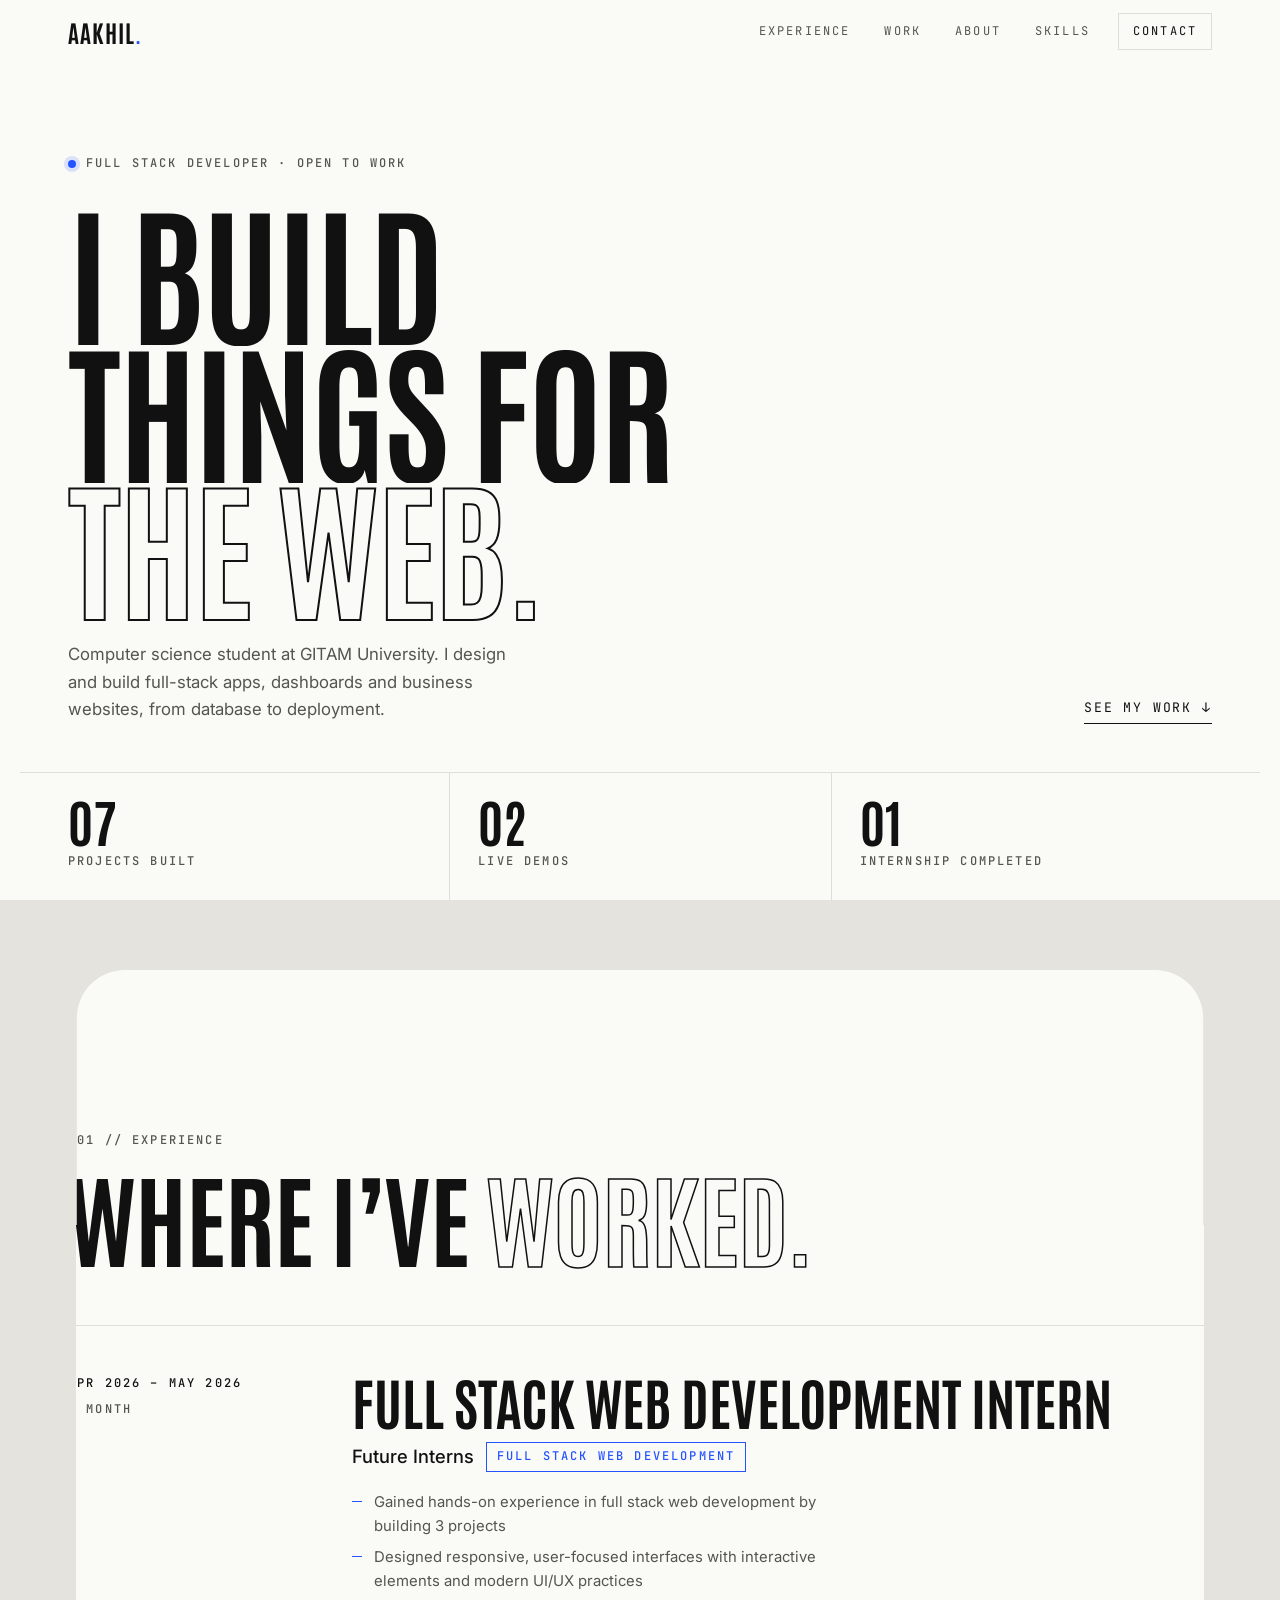
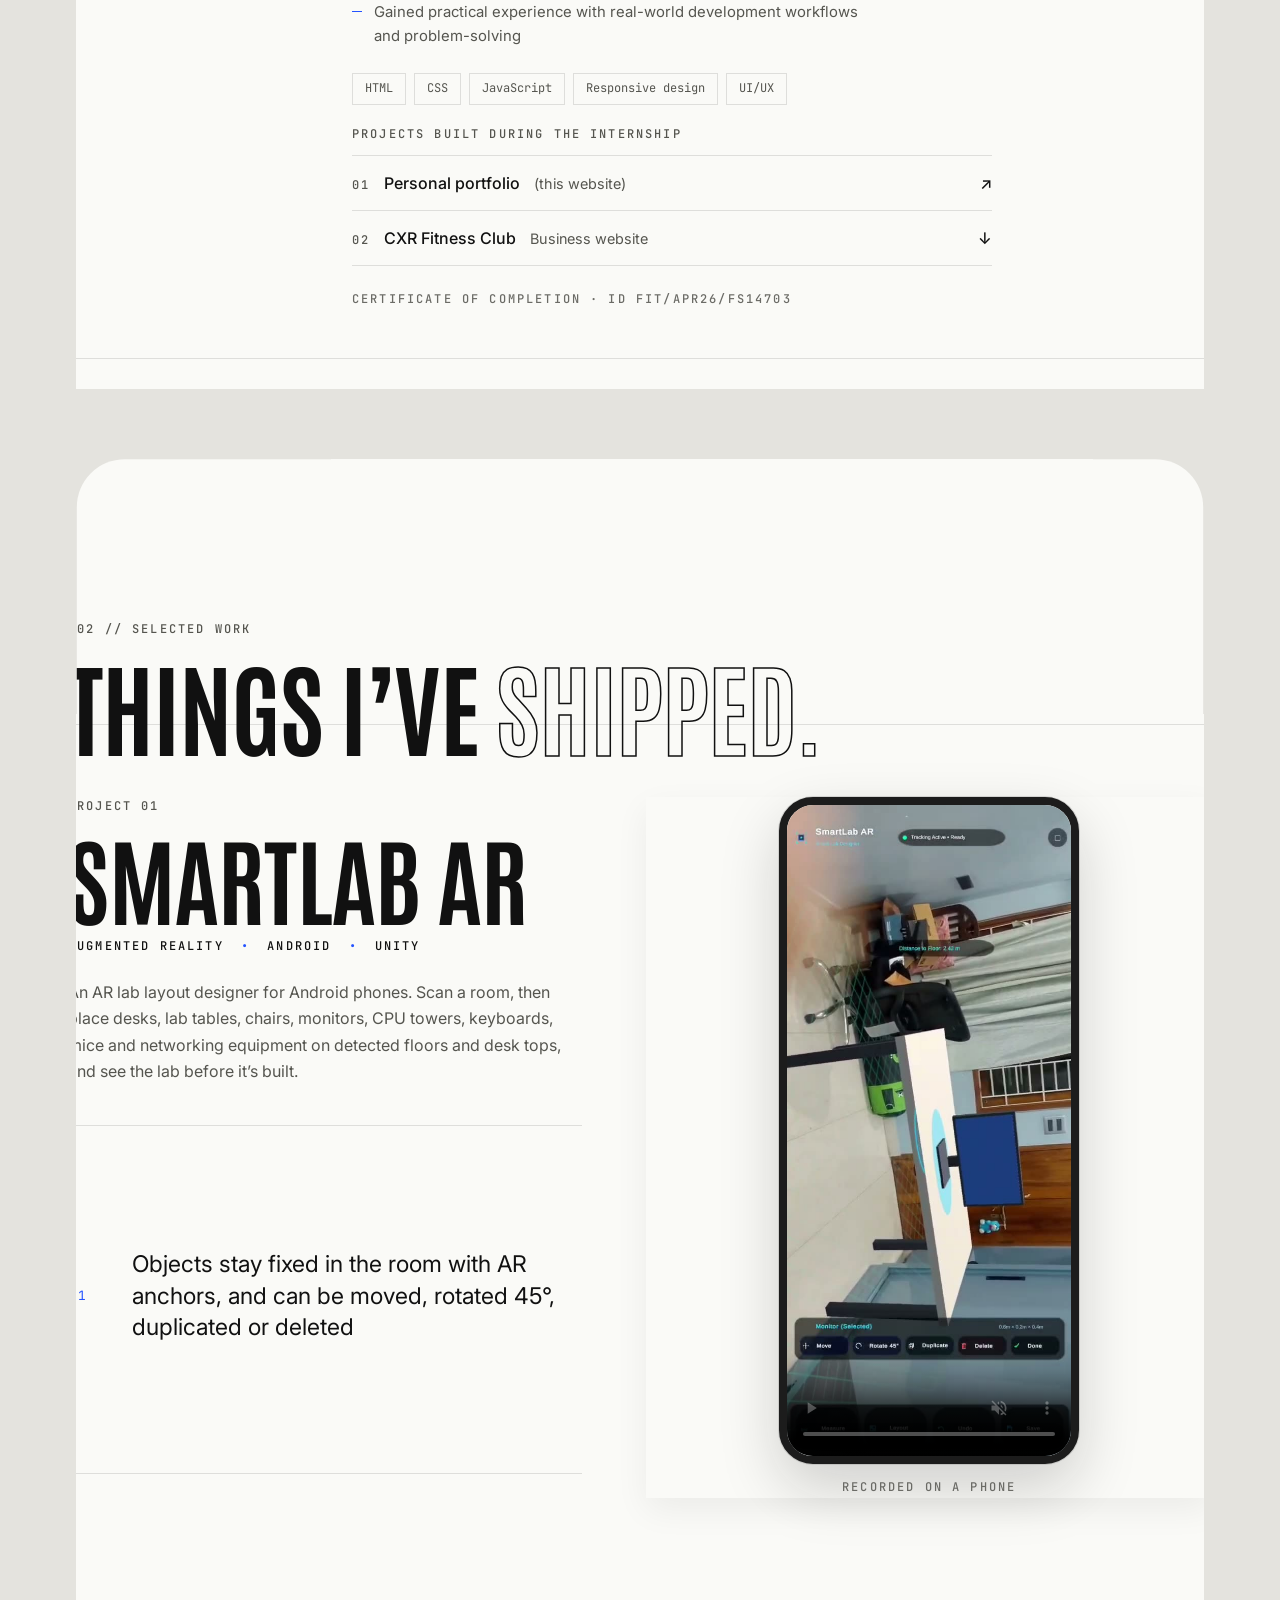
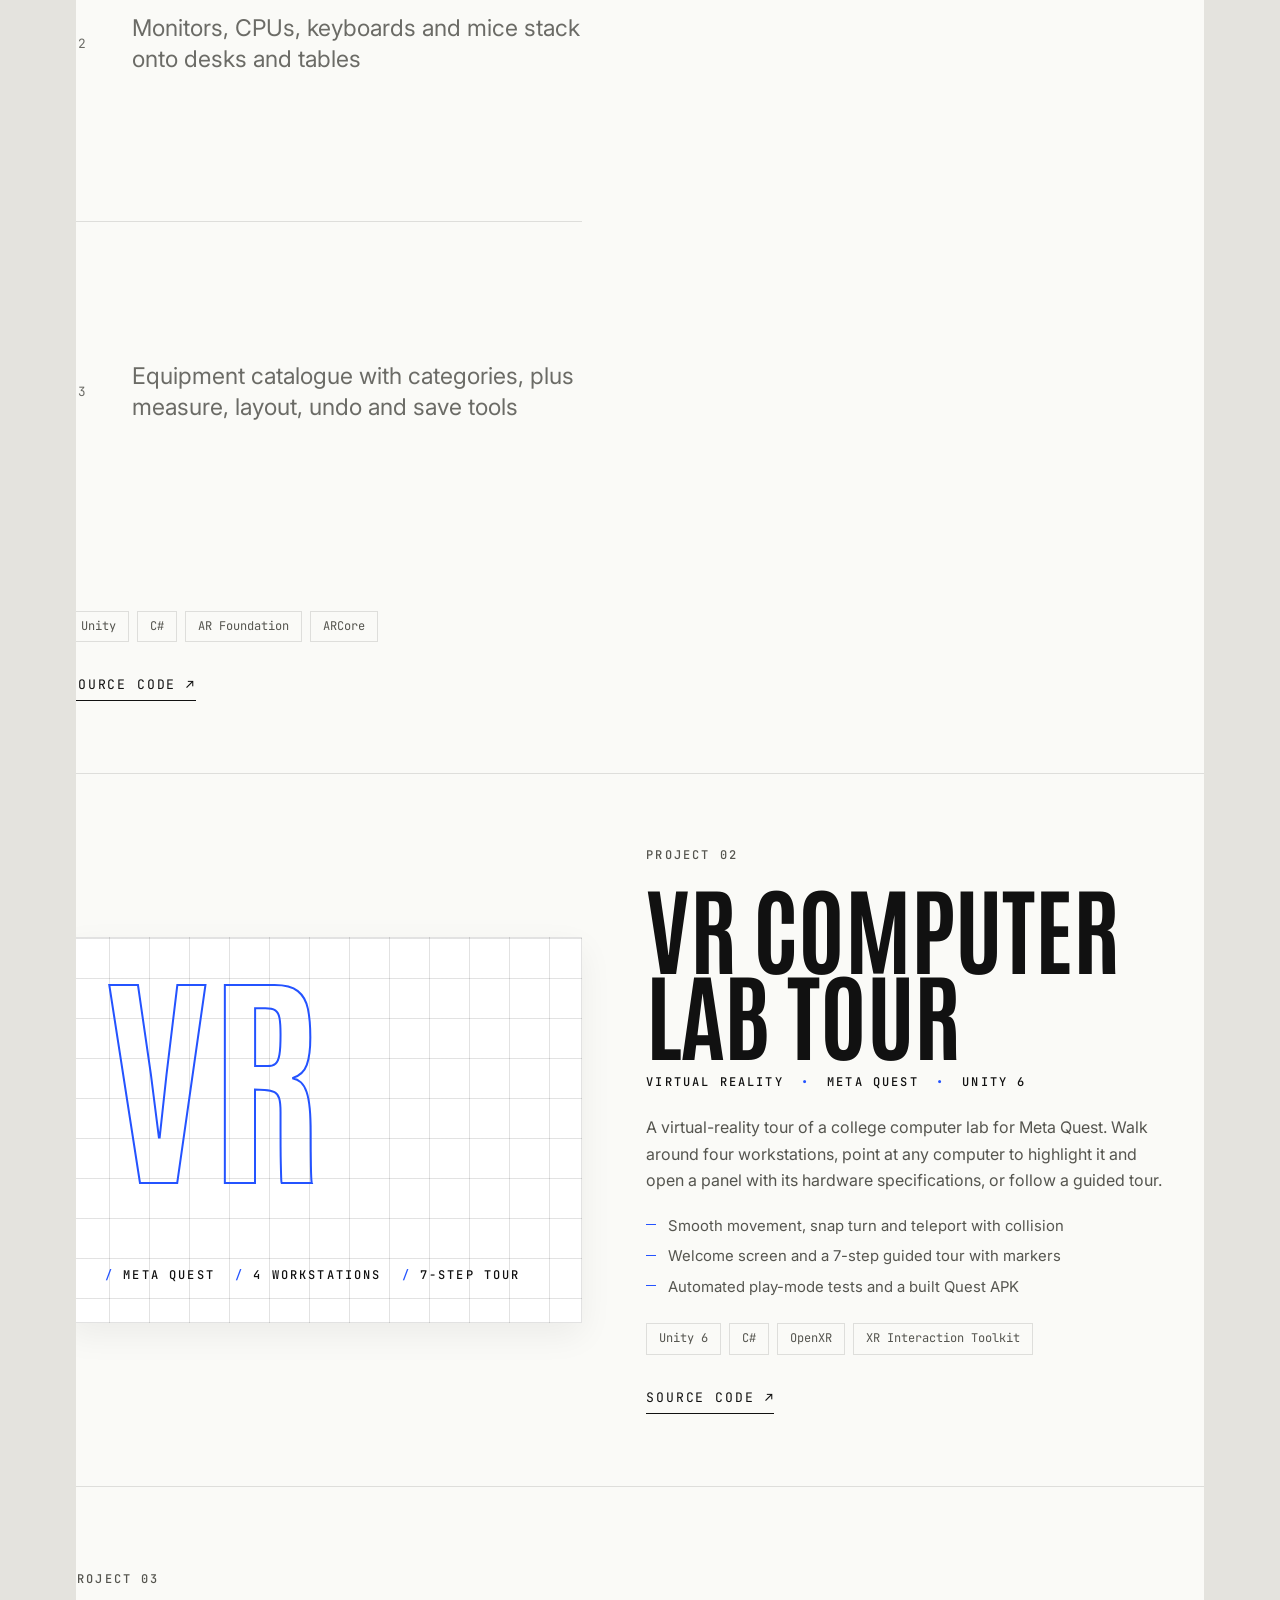
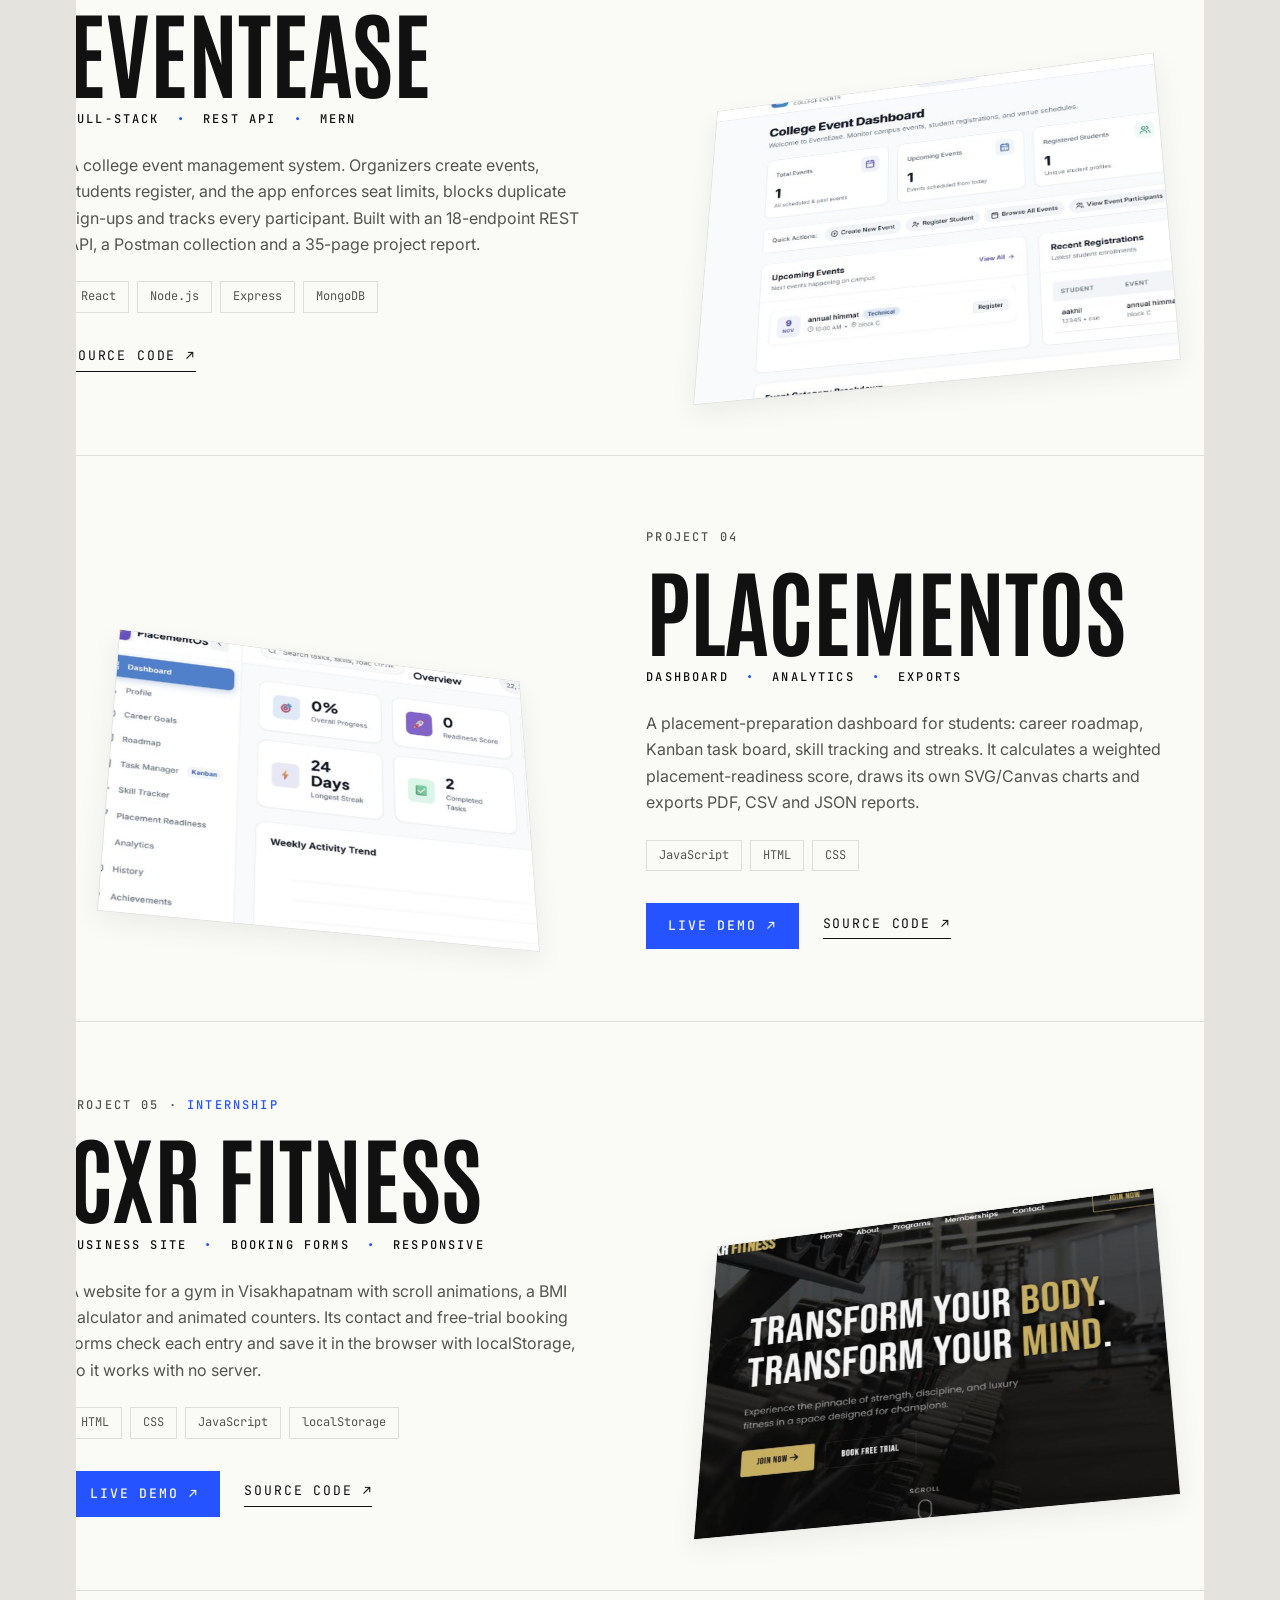
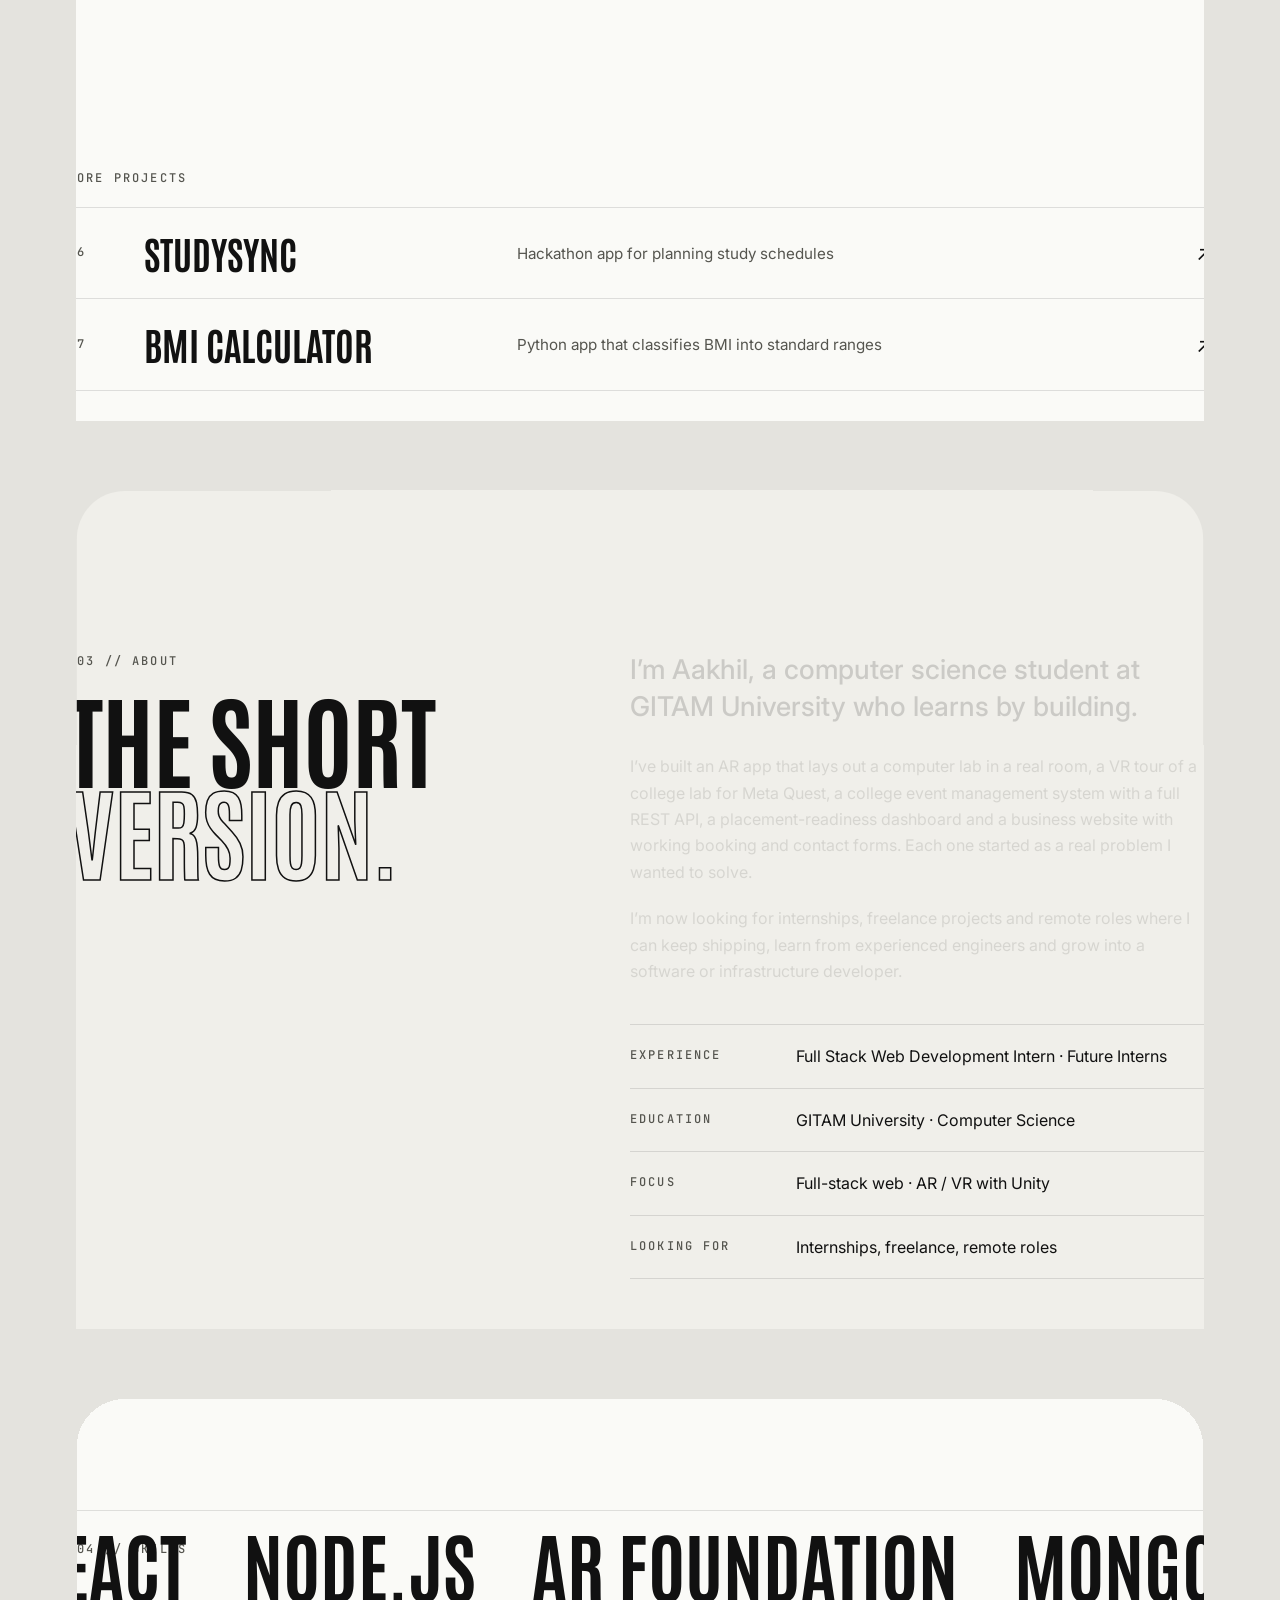
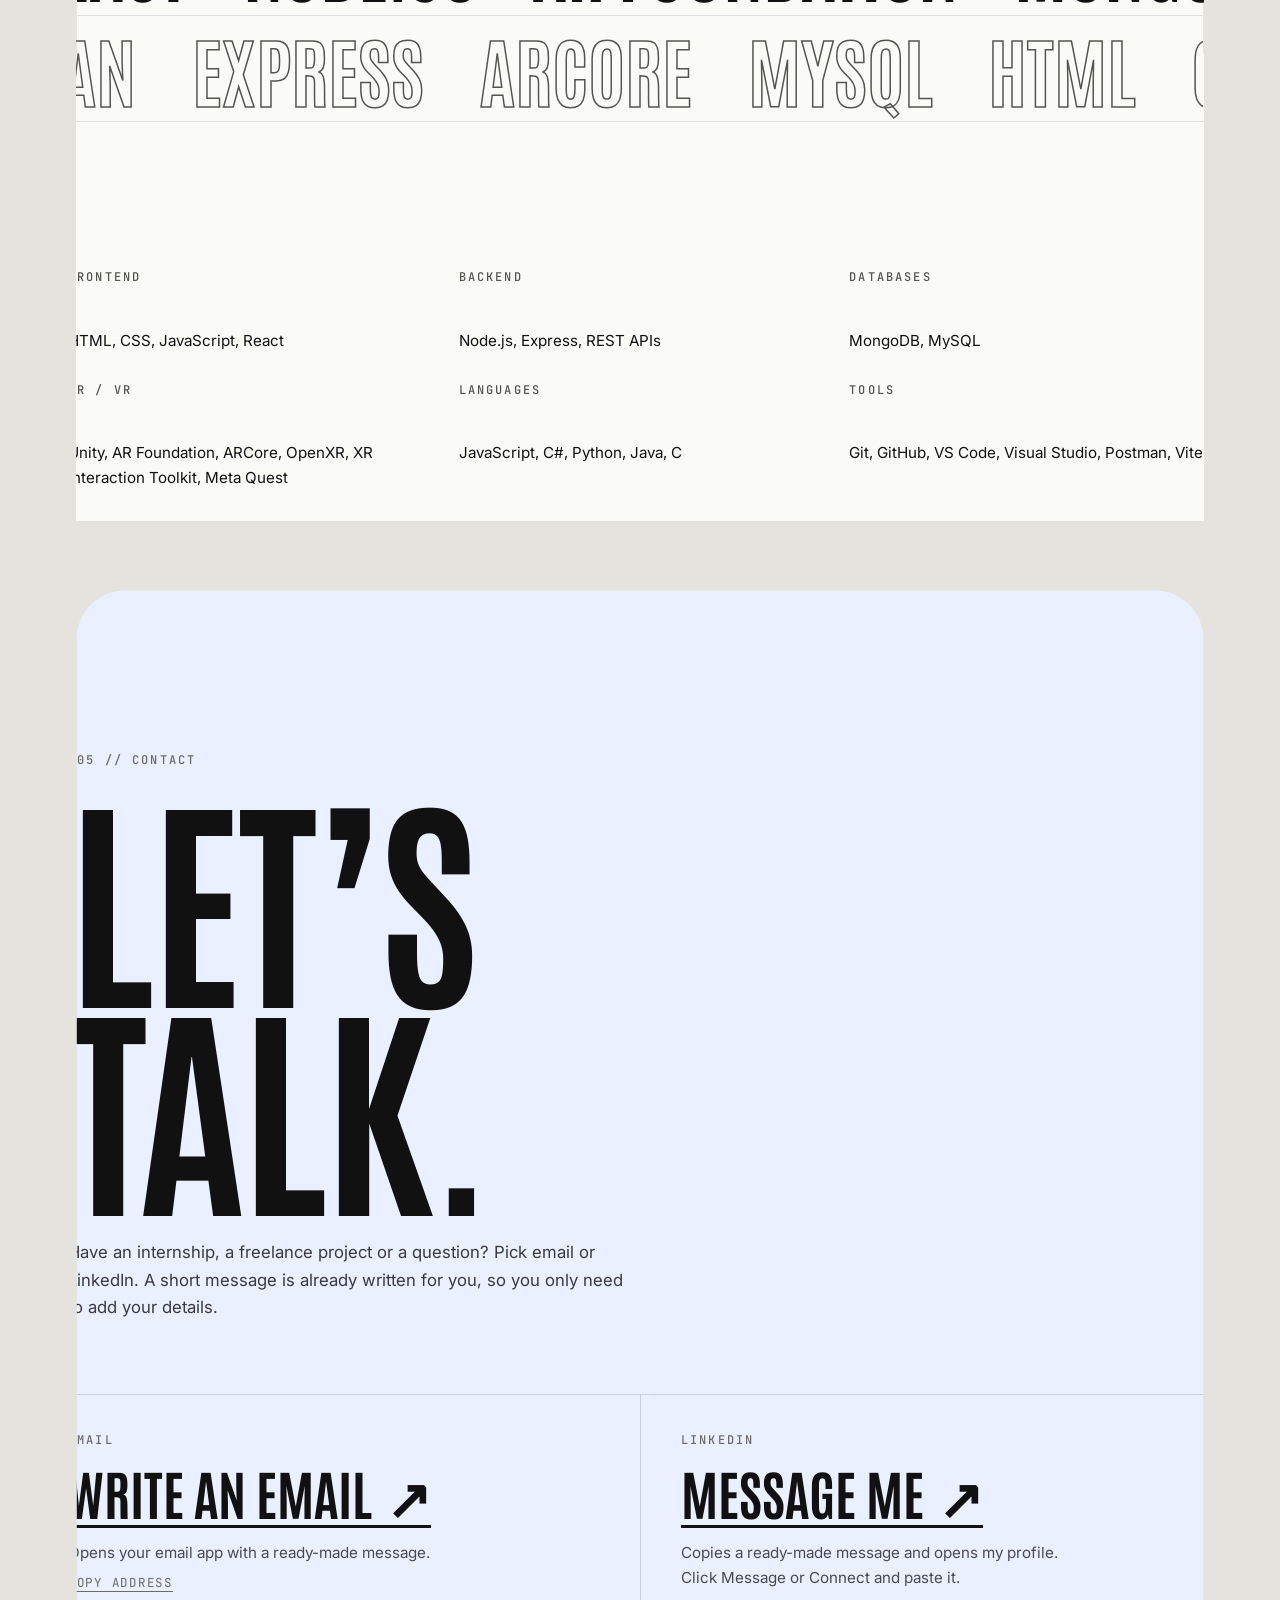
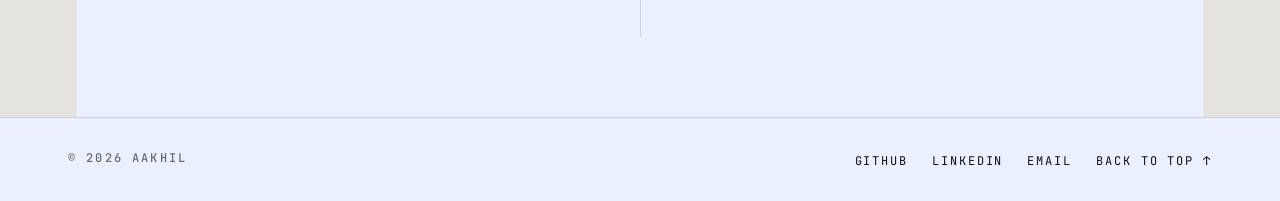
<file: index.html>
<!DOCTYPE html>
<html lang="en">
  <head>
    <meta charset="UTF-8" />
    <meta name="viewport" content="width=device-width, initial-scale=1.0" />
    <meta
      name="description"
      content="Aakhil is a full stack and XR developer and computer science student at GITAM University. See web, AR and VR projects, skills and how to get in touch."
    />
    <meta name="theme-color" content="#fafaf7" />
    <link rel="canonical" href="https://akki07-hub.github.io/FUTURE_FS_01/" />
    <link rel="icon" href="favicon.svg" type="image/svg+xml" />
    <link rel="icon" href="favicon-32.png" type="image/png" sizes="32x32" />
    <link rel="apple-touch-icon" href="apple-touch-icon.png" />

    <!-- Link previews (WhatsApp, LinkedIn, X, etc.) -->
    <meta property="og:type" content="website" />
    <meta property="og:title" content="Aakhil | Full Stack Developer" />
    <meta property="og:description" content="Web apps, AR and VR projects by Aakhil, CS student at GITAM University." />
    <meta property="og:url" content="https://akki07-hub.github.io/FUTURE_FS_01/" />
    <meta property="og:image" content="https://akki07-hub.github.io/FUTURE_FS_01/og-image.jpg" />
    <meta property="og:image:width" content="1200" />
    <meta property="og:image:height" content="630" />
    <meta name="twitter:card" content="summary_large_image" />
    <title>Aakhil | Full Stack Developer</title>
    <script>document.documentElement.classList.add('js');</script>

    <link rel="preconnect" href="https://fonts.googleapis.com" />
    <link rel="preconnect" href="https://fonts.gstatic.com" crossorigin />
    <link
      href="https://fonts.googleapis.com/css2?family=Antonio:wght@600;700&family=Inter:wght@400;500;600&family=JetBrains+Mono:wght@400;500&display=swap"
      rel="stylesheet"
    />
    <link rel="stylesheet" href="style.css" />
  </head>
  <body>
    <a class="skip-link" href="#main">Skip to content</a>

    <!-- ==================== HEADER ==================== -->
    <div class="scroll-progress" id="scroll-progress" aria-hidden="true"></div>
    <header class="site-header" id="site-header">
      <nav class="navbar" aria-label="Main navigation">
        <a href="#home" class="brand" translate="no" aria-label="Aakhil, back to top">AAKHIL<span class="brand__dot">.</span></a>

        <ul class="nav-links" id="nav-links">
          <li><a href="#experience" class="nav-link">Experience</a></li>
          <li><a href="#work" class="nav-link">Work</a></li>
          <li><a href="#about" class="nav-link">About</a></li>
          <li><a href="#skills" class="nav-link">Skills</a></li>
          <li><a href="#contact" class="nav-link nav-link--cta">Contact</a></li>
        </ul>

        <button
          class="menu-toggle"
          id="menu-toggle"
          type="button"
          aria-label="Open navigation menu"
          aria-expanded="false"
          aria-controls="nav-links"
        >
          <span class="bar"></span>
          <span class="bar"></span>
        </button>
      </nav>
    </header>

    <main id="main">

      <!-- ==================== HERO ==================== -->
      <section id="home" class="hero">
        <div class="wrap">
          <p class="label hero__label" data-reveal>
            <span class="status-dot" aria-hidden="true"></span>
            Full Stack Developer &middot; Open to work
          </p>

          <h1 class="hero__title" aria-label="I build things for the web.">
            <span class="line" data-reveal><span>I build</span></span>
            <span class="line" data-reveal><span>things for</span></span>
            <span class="line line--outline" data-reveal><span>the web.</span></span>
          </h1>

          <div class="hero__bottom">
            <p class="hero__lead" data-reveal>
              Computer science student at GITAM University. I design and build full-stack
              apps, dashboards and business websites, from database to deployment.
            </p>
            <a href="#work" class="arrow-link" data-reveal>
              See my work <span aria-hidden="true">&darr;</span>
            </a>
          </div>
        </div>

        <ul class="stats wrap" aria-label="Highlights">
          <li class="stat" data-reveal>
            <span class="stat__num">07</span>
            <span class="label">Projects built</span>
          </li>
          <li class="stat" data-reveal>
            <span class="stat__num">02</span>
            <span class="label">Live demos</span>
          </li>
          <li class="stat" data-reveal>
            <span class="stat__num">01</span>
            <span class="label">Internship completed</span>
          </li>
        </ul>
      </section>

      <!-- ==================== EXPERIENCE ==================== -->
      <section id="experience" class="experience">
        <div class="wrap">
          <p class="label">001 // Experience</p>
          <h2 class="display display--md" data-reveal>Where I&rsquo;ve <span class="outline">worked.</span></h2>

          <ol class="timeline">
            <li class="job" data-reveal>
              <div class="job__meta">
                <p class="label job__date"><time datetime="2026-04">Apr 2026</time> &ndash; <time datetime="2026-05">May 2026</time></p>
                <p class="label">1 month</p>
              </div>
              <div class="job__body">
                <h3 class="job__role">Full Stack Web Development Intern</h3>
                <p class="job__company"><span translate="no">Future Interns</span> <span class="job__badge label">Full Stack Web Development</span></p>
                <ul class="project__points job__points">
                  <li>Gained hands-on experience in full stack web development by building 3 projects</li>
                  <li>Designed responsive, user-focused interfaces with interactive elements and modern UI/UX practices</li>
                  <li>Gained practical experience with real-world development workflows and problem-solving</li>
                </ul>
                <ul class="stack" translate="no" aria-label="Technologies used">
                  <li>HTML</li><li>CSS</li><li>JavaScript</li><li>Responsive design</li><li>UI/UX</li>
                </ul>
                <p class="label job__built-title">Projects built during the internship</p>
                <ol class="job__built">
                  <li><a href="https://github.com/akki07-hub/FUTURE_FS_01" target="_blank" rel="noopener noreferrer"><span class="label">01</span> Personal portfolio <span class="job__built-note">(this website)</span> <span aria-hidden="true">&nearr;</span></a></li>
                  <li><a href="#cxr-fitness"><span class="label">02</span> CXR Fitness Club <span class="job__built-note">Business website</span> <span aria-hidden="true">&darr;</span></a></li>
                </ol>
                <p class="job__cert label">Certificate of completion &middot; ID <span translate="no">FIT/APR26/FS14703</span></p>
              </div>
            </li>
          </ol>
        </div>
      </section>

      <!-- ==================== WORK ==================== -->
      <section id="work" class="work">
        <div class="wrap section-intro">
          <p class="label">002 // Selected work</p>
          <h2 class="display display--md">Things I&rsquo;ve <span class="outline">shipped.</span></h2>
        </div>

        <article class="project project--pinned" data-reveal>
          <div class="wrap project__grid">
            <div class="project__text">
              <p class="label">Project 01</p>
              <h3 class="project__name" translate="no">SmartLab AR</h3>
              <p class="project__tags label">Augmented reality <i>&bull;</i> Android <i>&bull;</i> Unity</p>
              <p class="project__desc">
                An AR lab layout designer for Android phones. Scan a room, then place desks, lab tables,
                chairs, monitors, CPU towers, keyboards, mice and networking equipment on detected floors
                and desk tops, and see the lab before it&rsquo;s built.
              </p>
              <ul class="project__points">
                <li>Objects stay fixed in the room with AR anchors, and can be moved, rotated 45&deg;, duplicated or deleted</li>
                <li>Monitors, CPUs, keyboards and mice stack onto desks and tables</li>
                <li>Equipment catalogue with categories, plus measure, layout, undo and save tools</li>
              </ul>
              <ul class="stack" translate="no" aria-label="Technologies">
                <li>Unity</li><li>C#</li><li>AR Foundation</li><li>ARCore</li>
              </ul>
              <div class="project__links">
                <a href="https://github.com/akki07-hub/VRLABTOUR" target="_blank" rel="noopener noreferrer" class="arrow-link" aria-label="View SmartLab AR source code on GitHub">Source code <span aria-hidden="true">&nearr;</span></a>
              </div>
            </div>
            <figure class="project__media project__media--phone">
              <video
                class="demo-video"
                src="media/smartlab-ar.mp4"
                poster="media/smartlab-ar-poster.jpg"
                width="432"
                height="960"
                muted
                loop
                playsinline
                autoplay
                controls
                preload="metadata"
                aria-label="Demo video: placing a lab table, monitor and CPU tower in a real room with SmartLab AR"
              ></video>
              <figcaption class="label">Recorded on a phone</figcaption>
            </figure>
          </div>
        </article>

        <article class="project" data-reveal>
          <div class="wrap project__grid">
            <div class="project__text">
              <p class="label">Project 02</p>
              <h3 class="project__name">VR Computer Lab Tour</h3>
              <p class="project__tags label">Virtual reality <i>&bull;</i> Meta Quest <i>&bull;</i> Unity 6</p>
              <p class="project__desc">
                A virtual-reality tour of a college computer lab for Meta Quest. Walk around four
                workstations, point at any computer to highlight it and open a panel with its hardware
                specifications, or follow a guided tour.
              </p>
              <ul class="project__points">
                <li>Smooth movement, snap turn and teleport with collision</li>
                <li>Welcome screen and a 7-step guided tour with markers</li>
                <li>Automated play-mode tests and a built Quest APK</li>
              </ul>
              <ul class="stack" translate="no" aria-label="Technologies">
                <li>Unity 6</li><li>C#</li><li>OpenXR</li><li>XR Interaction Toolkit</li>
              </ul>
              <div class="project__links">
                <a href="https://github.com/akki07-hub/SMARTLABAR" target="_blank" rel="noopener noreferrer" class="arrow-link" aria-label="View VR Computer Lab Tour source code on GitHub">Source code <span aria-hidden="true">&nearr;</span></a>
              </div>
            </div>
            <figure class="project__media project__media--type" aria-hidden="true">
              <span class="type-art">VR</span>
              <ul class="type-specs label">
                <li>Meta Quest</li>
                <li>4 workstations</li>
                <li>7-step tour</li>
              </ul>
            </figure>
          </div>
        </article>

        <article class="project" data-reveal>
          <div class="wrap project__grid">
            <div class="project__text">
              <p class="label">Project 03</p>
              <h3 class="project__name" translate="no">EventEase</h3>
              <p class="project__tags label">Full-stack <i>&bull;</i> REST API <i>&bull;</i> MERN</p>
              <p class="project__desc">
                A college event management system. Organizers create events, students register,
                and the app enforces seat limits, blocks duplicate sign-ups and tracks every
                participant. Built with an 18-endpoint REST API, a Postman collection and a
                35-page project report.
              </p>
              <ul class="stack" translate="no" aria-label="Technologies">
                <li>React</li><li>Node.js</li><li>Express</li><li>MongoDB</li>
              </ul>
              <div class="project__links">
                <a href="https://github.com/akki07-hub/eventease" target="_blank" rel="noopener noreferrer" class="arrow-link">Source code <span aria-hidden="true">&nearr;</span></a>
              </div>
            </div>
            <figure class="project__media">
              <img src="images/eventease.jpg" width="1024" height="550" alt="EventEase dashboard showing event and registration statistics" loading="lazy" />
            </figure>
          </div>
        </article>

        <article class="project" data-reveal>
          <div class="wrap project__grid">
            <div class="project__text">
              <p class="label">Project 04</p>
              <h3 class="project__name" translate="no">PlacementOS</h3>
              <p class="project__tags label">Dashboard <i>&bull;</i> Analytics <i>&bull;</i> Exports</p>
              <p class="project__desc">
                A placement-preparation dashboard for students: career roadmap, Kanban task board,
                skill tracking and streaks. It calculates a weighted placement-readiness score,
                draws its own SVG/Canvas charts and exports PDF, CSV and JSON reports.
              </p>
              <ul class="stack" translate="no" aria-label="Technologies">
                <li>JavaScript</li><li>HTML</li><li>CSS</li>
              </ul>
              <div class="project__links">
                <a href="https://akki07-hub.github.io/PlacementOS/" target="_blank" rel="noopener noreferrer" class="btn">Live demo <span aria-hidden="true">&nearr;</span></a>
                <a href="https://github.com/akki07-hub/PlacementOS" target="_blank" rel="noopener noreferrer" class="arrow-link">Source code <span aria-hidden="true">&nearr;</span></a>
              </div>
            </div>
            <figure class="project__media">
              <img src="images/placementos.jpg" width="800" height="600" alt="PlacementOS dashboard with progress, readiness score and streak cards" loading="lazy" />
            </figure>
          </div>
        </article>

        <article class="project" data-reveal>
          <div class="wrap project__grid">
            <div class="project__text">
              <p class="label">Project 05 &middot; <span class="intern-tag">Internship</span></p>
              <h3 class="project__name" id="cxr-fitness" translate="no">CXR Fitness</h3>
              <p class="project__tags label">Business site <i>&bull;</i> Booking forms <i>&bull;</i> Responsive</p>
              <p class="project__desc">
                A website for a gym in Visakhapatnam with scroll animations, a BMI calculator and
                animated counters. Its contact and free-trial booking forms check each entry and
                save it in the browser with localStorage, so it works with no server.
              </p>
              <ul class="stack" translate="no" aria-label="Technologies">
                <li>HTML</li><li>CSS</li><li>JavaScript</li><li>localStorage</li>
              </ul>
              <div class="project__links">
                <a href="https://akki07-hub.github.io/FUTURE_FS_03/" target="_blank" rel="noopener noreferrer" class="btn">Live demo <span aria-hidden="true">&nearr;</span></a>
                <a href="https://github.com/akki07-hub/FUTURE_FS_03" target="_blank" rel="noopener noreferrer" class="arrow-link">Source code <span aria-hidden="true">&nearr;</span></a>
              </div>
            </div>
            <figure class="project__media">
              <img src="images/cxr-fitness.jpg" width="800" height="600" alt="CXR Fitness Club landing page hero section" loading="lazy" />
            </figure>
          </div>
        </article>

        <div class="wrap more">
          <p class="label more__title">More projects</p>
          <ul class="more__list">
            <li>
              <a href="https://github.com/akki07-hub/study_sync" target="_blank" rel="noopener noreferrer" class="more__row">
                <span class="more__num label">06</span>
                <span class="more__name" translate="no">StudySync</span>
                <span class="more__desc">Hackathon app for planning study schedules</span>
                <span class="more__arrow" aria-hidden="true">&nearr;</span>
              </a>
            </li>
            <li>
              <a href="https://github.com/akki07-hub/firstrepo" target="_blank" rel="noopener noreferrer" class="more__row">
                <span class="more__num label">07</span>
                <span class="more__name">BMI Calculator</span>
                <span class="more__desc">Python app that classifies BMI into standard ranges</span>
                <span class="more__arrow" aria-hidden="true">&nearr;</span>
              </a>
            </li>
          </ul>
        </div>
      </section>

      <!-- ==================== ABOUT ==================== -->
      <section id="about" class="about">
        <div class="wrap about__grid">
          <div>
            <p class="label">003 // About</p>
            <h2 class="display display--md" data-reveal>The short<br /><span class="outline">version.</span></h2>
          </div>
          <div class="about__body" data-reveal>
            <p class="about__lead">
              I&rsquo;m Aakhil, a computer science student at GITAM University who learns by building.
            </p>
            <p>
              I&rsquo;ve built an AR app that lays out a computer lab in a real room, a VR tour of a
              college lab for Meta Quest, a college event management system with a full REST API,
              a placement-readiness dashboard and a business website with working booking and contact forms.
              Each one started as a real problem I wanted to solve.
            </p>
            <p>
              I&rsquo;m now looking for internships, freelance projects and remote roles where I can
              keep shipping, learn from experienced engineers and grow into a software or
              infrastructure developer.
            </p>
            <dl class="facts">
              <div><dt class="label">Experience</dt><dd>Full Stack Web Development Intern &middot; Future Interns</dd></div>
              <div><dt class="label">Education</dt><dd>GITAM University &middot; Computer Science</dd></div>
              <div><dt class="label">Focus</dt><dd>Full-stack web &middot; AR / VR with Unity</dd></div>
              <div><dt class="label">Looking for</dt><dd>Internships, freelance, remote roles</dd></div>
            </dl>
          </div>
        </div>
      </section>

      <!-- ==================== SKILLS ==================== -->
      <section id="skills" class="skills" aria-labelledby="skills-title">
        <div class="wrap">
          <p class="label">004 // Skills</p>
          <h2 class="sr-only" id="skills-title">Skills</h2>
        </div>

        <div class="marquee" aria-hidden="true">
          <div class="marquee__track">
            <span>Unity</span><span>React</span><span>Node.js</span><span>AR Foundation</span><span>MongoDB</span><span>C#</span><span>JavaScript</span><span>OpenXR</span><span>Python</span><span>Vite</span>
            <span>Unity</span><span>React</span><span>Node.js</span><span>AR Foundation</span><span>MongoDB</span><span>C#</span><span>JavaScript</span><span>OpenXR</span><span>Python</span><span>Vite</span>
          </div>
        </div>
        <div class="marquee marquee--reverse marquee--outline" aria-hidden="true">
          <div class="marquee__track">
            <span>Express</span><span>ARCore</span><span>MySQL</span><span>HTML</span><span>CSS</span><span>Meta Quest</span><span>Java</span><span>Git</span><span>Postman</span>
            <span>Express</span><span>ARCore</span><span>MySQL</span><span>HTML</span><span>CSS</span><span>Meta Quest</span><span>Java</span><span>Git</span><span>Postman</span>
          </div>
        </div>

        <div class="wrap skill-groups" translate="no">
          <div><p class="label">Frontend</p><p>HTML, CSS, JavaScript, React</p></div>
          <div><p class="label">Backend</p><p>Node.js, Express, REST APIs</p></div>
          <div><p class="label">Databases</p><p>MongoDB, MySQL</p></div>
          <div><p class="label">AR / VR</p><p>Unity, AR Foundation, ARCore, OpenXR, XR Interaction Toolkit, Meta Quest</p></div>
          <div><p class="label">Languages</p><p>JavaScript, C#, Python, Java, C</p></div>
          <div><p class="label">Tools</p><p>Git, GitHub, VS Code, Visual Studio, Postman, Vite</p></div>
        </div>
      </section>

      <!-- ==================== CONTACT ==================== -->
      <section id="contact" class="contact">
        <div class="wrap">
          <p class="label">005 // Contact</p>
          <h2 class="display display--xl" data-reveal>Let&rsquo;s<br />talk.</h2>
          <p class="contact__lead" data-reveal>
            Have an internship, a freelance project or a question? Pick email or LinkedIn.
            A short message is already written for you, so you only need to add your details.
          </p>

          <div class="connect" data-reveal>
            <div class="connect__item">
              <p class="label">Email</p>
              <a class="connect__big" id="email-btn" href="mailto:smdaakhil1493@gmail.com">Write an email <span aria-hidden="true">&nearr;</span></a>
              <p class="connect__hint">Opens your email app with a ready-made message.</p>
              <button class="text-btn" type="button" data-copy="email">Copy address</button>
            </div>
            <div class="connect__item">
              <p class="label">LinkedIn</p>
              <a class="connect__big" id="linkedin-btn" href="https://www.linkedin.com/in/shaik-mahammed-aakhil-47132a324/" target="_blank" rel="noopener noreferrer">Message me <span aria-hidden="true">&nearr;</span></a>
              <p class="connect__hint">Copies a ready-made message and opens my profile. Click Message or Connect and paste it.</p>
            </div>
          </div>
          <p class="connect-status" id="connect-status" role="status" aria-live="polite"></p>
        </div>
      </section>

    </main>

    <!-- ==================== FOOTER ==================== -->
    <footer class="site-footer">
      <div class="wrap footer__inner">
        <p class="label">&copy; <span id="year">2026</span> Aakhil</p>
        <ul class="footer__links">
          <li><a href="https://github.com/akki07-hub" target="_blank" rel="noopener noreferrer">GitHub</a></li>
          <li><a href="https://www.linkedin.com/in/shaik-mahammed-aakhil-47132a324/" target="_blank" rel="noopener noreferrer">LinkedIn</a></li>
          <li><a href="mailto:smdaakhil1493@gmail.com">Email</a></li>
          <li><a href="#home">Back to top &uarr;</a></li>
        </ul>
      </div>
    </footer>

    <script src="script.js"></script>
  </body>
</html>
</file>
<file: style.css>
/* ============================================================
   Portfolio — Aakhil
   Bold editorial theme: light canvas, blue accent, condensed display type
   ============================================================ */

:root {
  /* Light theme. Names kept from the old dark theme:
     --ink = page background, --white = main text colour. */
  --ink: #fafaf7;
  --ink-2: #f0efea;
  --card: #ffffff;
  --paper: #eaf0ff;
  --white: #111111;
  --muted: #55554f;
  --muted-2: #6b6b66;
  --line: rgba(17, 17, 17, 0.12);
  --line-dark: rgba(17, 17, 17, 0.14);
  --accent: #2453ff;
  --accent-dark: #1a3fd6;

  --display: 'Antonio', 'Arial Narrow', 'Helvetica Neue', sans-serif;
  --body: 'Inter', system-ui, -apple-system, 'Segoe UI', Roboto, sans-serif;
  --mono: 'JetBrains Mono', ui-monospace, Consolas, monospace;

  --wrap: 1240px;
  --gutter: clamp(16px, 4vw, 48px);
  --header-h: 64px;

  color-scheme: light;
}

/* ---------- Base ---------- */
*, *::before, *::after { box-sizing: border-box; }

html {
  scroll-behavior: smooth;
  scroll-padding-top: var(--header-h);
  -webkit-text-size-adjust: 100%;
}

body {
  margin: 0;
  background: var(--ink);
  color: var(--white);
  font-family: var(--body);
  font-size: 16px;
  line-height: 1.65;
  -webkit-font-smoothing: antialiased;
  overflow-x: hidden;
}

h1, h2, h3, p, ul, dl, dd, figure { margin: 0; }
ul { padding: 0; list-style: none; }
img { display: block; max-width: 100%; height: auto; }
a { color: inherit; text-decoration: none; }
button { font: inherit; color: inherit; background: none; border: 0; padding: 0; cursor: pointer; }
a, button { touch-action: manipulation; -webkit-tap-highlight-color: transparent; }
p { text-wrap: pretty; }

::selection { background: var(--accent); color: var(--ink); }

:focus-visible {
  outline: 2px solid var(--accent);
  outline-offset: 4px;
}

.wrap {
  width: 100%;
  max-width: var(--wrap);
  margin: 0 auto;
  padding: 0 var(--gutter);
}

.sr-only {
  position: absolute;
  width: 1px; height: 1px;
  padding: 0; margin: -1px;
  overflow: hidden;
  clip: rect(0 0 0 0);
  white-space: nowrap;
  border: 0;
}

.skip-link {
  position: absolute;
  left: 16px;
  top: -60px;
  z-index: 100;
  padding: 10px 16px;
  background: var(--accent);
  color: var(--ink);
  font-weight: 600;
}
.skip-link:focus { top: 12px; }

/* ---------- Type helpers ---------- */
.label {
  font-family: var(--mono);
  font-size: 0.75rem;
  font-weight: 500;
  letter-spacing: 0.18em;
  text-transform: uppercase;
  color: var(--muted);
}

.display {
  font-family: var(--display);
  font-weight: 700;
  text-transform: uppercase;
  line-height: 0.9;
  letter-spacing: -0.01em;
  text-wrap: balance;
}
.display--md { font-size: clamp(3rem, 8vw, 6.5rem); margin-top: 18px; }
.display--xl { font-size: clamp(5rem, 18vw, 15rem); margin-top: 18px; }

.outline {
  color: transparent;
  -webkit-text-stroke: 1.5px var(--white);
}
.outline, .line--outline > span { color: transparent; }
@supports not (-webkit-text-stroke: 1px black) {
  .outline, .line--outline > span { color: var(--muted); }
}

/* ---------- Links & buttons ---------- */
.arrow-link {
  display: inline-flex;
  align-items: center;
  gap: 10px;
  font-family: var(--mono);
  font-size: 0.82rem;
  letter-spacing: 0.14em;
  text-transform: uppercase;
  padding-bottom: 4px;
  border-bottom: 1px solid currentColor;
  transition: color 0.2s ease, border-color 0.2s ease;
}
.arrow-link:hover { color: var(--accent); }
.arrow-link span { transition: transform 0.2s ease; }
.arrow-link:hover span { transform: translate(2px, -2px); }

.btn {
  display: inline-flex;
  align-items: center;
  gap: 10px;
  min-height: 44px;
  padding: 12px 22px;
  background: var(--accent);
  color: var(--ink);
  font-family: var(--mono);
  font-size: 0.82rem;
  font-weight: 500;
  letter-spacing: 0.14em;
  text-transform: uppercase;
  transition: background-color 0.2s ease, transform 0.2s ease;
}
.btn:hover { background: var(--white); }
.btn:active { transform: translateY(1px); }

.text-btn {
  font-family: var(--mono);
  font-size: 0.78rem;
  letter-spacing: 0.14em;
  text-transform: uppercase;
  text-decoration: underline;
  text-underline-offset: 4px;
  color: var(--muted-2);
  padding: 8px 0;
}
.text-btn:hover { color: var(--accent); }

/* ---------- Header ---------- */
.site-header {
  position: fixed;
  inset: 0 0 auto 0;
  z-index: 50;
  height: var(--header-h);
  border-bottom: 1px solid transparent;
  transition: background-color 0.3s ease, border-color 0.3s ease;
}
.site-header.is-scrolled {
  background: rgba(250, 250, 247, 0.85);
  backdrop-filter: blur(12px);
  -webkit-backdrop-filter: blur(12px);
  border-bottom-color: var(--line);
}

.navbar {
  display: flex;
  align-items: center;
  justify-content: space-between;
  height: 100%;
  max-width: var(--wrap);
  margin: 0 auto;
  padding: 0 var(--gutter);
}

.brand {
  font-family: var(--display);
  font-weight: 700;
  font-size: 1.5rem;
  letter-spacing: 0.04em;
}
.brand__dot { color: var(--accent); }

.nav-links { display: flex; align-items: center; gap: 6px; }
.nav-link {
  display: block;
  padding: 8px 14px;
  font-family: var(--mono);
  font-size: 0.75rem;
  letter-spacing: 0.18em;
  text-transform: uppercase;
  color: var(--muted);
  transition: color 0.2s ease;
}
.nav-link:hover, .nav-link.active { color: var(--white); }
.nav-link--cta {
  margin-left: 8px;
  border: 1px solid var(--line);
  color: var(--white);
}
.nav-link--cta:hover { border-color: var(--accent); color: var(--accent); }

.menu-toggle {
  display: none;
  flex-direction: column;
  justify-content: center;
  gap: 7px;
  width: 44px;
  height: 44px;
  align-items: flex-end;
}
.menu-toggle .bar {
  display: block;
  width: 26px;
  height: 2px;
  background: var(--white);
  transition: transform 0.25s ease;
}
.menu-toggle.open .bar:nth-child(1) { transform: translateY(4.5px) rotate(45deg); }
.menu-toggle.open .bar:nth-child(2) { transform: translateY(-4.5px) rotate(-45deg); }

/* ---------- Hero ---------- */
.hero {
  min-height: 100svh;
  display: flex;
  flex-direction: column;
  justify-content: flex-end;
  padding-top: calc(var(--header-h) + 32px);
}

.hero__label { display: flex; align-items: center; gap: 10px; margin-bottom: 28px; }
.status-dot {
  width: 8px;
  height: 8px;
  border-radius: 50%;
  background: var(--accent);
  box-shadow: 0 0 0 4px rgba(36, 83, 255, 0.15);
}

.hero__title {
  font-family: var(--display);
  font-weight: 700;
  text-transform: uppercase;
  font-size: clamp(3.6rem, min(12vw, 17svh), 12rem);
  line-height: 0.86;
  letter-spacing: -0.015em;
}
.hero__title .line { display: block; overflow: hidden; padding: 0.04em 0 0.08em; margin: -0.04em 0 -0.08em; }
.hero__title .line > span { display: inline-block; }
.line--outline > span { -webkit-text-stroke: 2px var(--white); }

.hero__bottom {
  display: flex;
  align-items: flex-end;
  justify-content: space-between;
  gap: 32px;
  flex-wrap: wrap;
  margin-top: 32px;
}
.hero__lead {
  max-width: 460px;
  font-size: 1.05rem;
  color: var(--muted);
}

.stats {
  display: grid;
  grid-template-columns: repeat(3, 1fr);
  margin-top: 48px;
  border-top: 1px solid var(--line);
}
.stat {
  display: flex;
  flex-direction: column;
  gap: 6px;
  padding: 22px 0 28px;
}
.stat + .stat { padding-left: 28px; border-left: 1px solid var(--line); }
.stat__num {
  font-family: var(--display);
  font-weight: 700;
  font-size: clamp(2.2rem, 4vw, 3.2rem);
  line-height: 1;
  font-variant-numeric: tabular-nums;
}

/* ---------- Experience ---------- */
.experience { padding: 140px 0 120px; border-top: 1px solid var(--line); }
.timeline { list-style: none; padding: 0; margin: 64px 0 0; border-top: 1px solid var(--line); }
.job {
  display: grid;
  grid-template-columns: 220px 1fr;
  gap: clamp(24px, 5vw, 80px);
  padding: 48px 0;
  border-bottom: 1px solid var(--line);
}
.job__meta { display: flex; flex-direction: column; gap: 6px; }
.job__date { color: var(--white); }
.job__role {
  font-family: var(--display);
  font-weight: 700;
  text-transform: uppercase;
  font-size: clamp(2rem, 4.4vw, 3.6rem);
  line-height: 0.95;
  text-wrap: balance;
}
.job__company {
  display: flex;
  flex-wrap: wrap;
  align-items: center;
  gap: 12px;
  margin: 14px 0 22px;
  font-size: 1.15rem;
  font-weight: 500;
}
.job__badge {
  padding: 4px 10px;
  border: 1px solid var(--accent);
  color: var(--accent);
}
.job__points { max-width: 640px; }
.job .stack { margin-bottom: 20px; }
.job__cert { color: var(--muted-2); }
.job__built-title { margin: 8px 0 10px; }
.job__built { list-style: none; padding: 0; margin: 0 0 24px; max-width: 640px; border-top: 1px solid var(--line); }
.job__built a {
  display: flex;
  align-items: baseline;
  gap: 14px;
  padding: 14px 0;
  border-bottom: 1px solid var(--line);
  font-weight: 500;
  transition: color 0.2s ease, padding 0.2s ease;
}
.job__built a > span:last-child { margin-left: auto; }
.job__built a:hover { color: var(--accent); padding-left: 8px; }
.job__built-note { color: var(--muted); font-weight: 400; font-size: 0.9rem; }
.intern-tag { color: var(--accent); }

/* ---------- Work ---------- */
.work { padding: 140px 0 120px; border-top: 1px solid var(--line); }
.section-intro { margin-bottom: 64px; }

.project { border-top: 1px solid var(--line); }
.project:last-of-type { border-bottom: 1px solid var(--line); }
.project__grid {
  display: grid;
  grid-template-columns: 1fr 1.1fr;
  gap: clamp(32px, 5vw, 80px);
  align-items: center;
  padding-top: 72px;
  padding-bottom: 72px;
}
.project:nth-of-type(even) .project__media { order: -1; }

.project__name {
  font-family: var(--display);
  font-weight: 700;
  text-transform: uppercase;
  font-size: clamp(3.2rem, 7.5vw, 6.5rem);
  line-height: 0.9;
  margin: 16px 0 18px;
  text-wrap: balance;
}
.project__tags { color: var(--white); margin-bottom: 22px; }
.project__tags i { font-style: normal; color: var(--accent); margin: 0 8px; }
.project__desc { color: var(--muted); max-width: 520px; margin-bottom: 24px; }

.stack { display: flex; flex-wrap: wrap; gap: 8px; margin-bottom: 32px; }
.stack li {
  padding: 5px 12px;
  border: 1px solid var(--line);
  font-family: var(--mono);
  font-size: 0.75rem;
  color: var(--muted);
}

.project__links { display: flex; flex-wrap: wrap; align-items: center; gap: 24px; }

.project__media {
  position: relative;
  overflow: hidden;
  border: 1px solid var(--line);
  background: var(--card);
  aspect-ratio: 4 / 3;
  box-shadow: 0 12px 32px rgba(17, 17, 17, 0.06);
}
.project__media img {
  width: 100%;
  height: 100%;
  object-fit: cover;
  object-position: top left;
  filter: grayscale(0.35);
  transition: filter 0.4s ease, transform 0.6s ease;
}
.project:hover .project__media img { filter: none; transform: scale(1.03); }
.project__media:not(.project__media--phone):not(.project__media--type) img { scale: 1.12; }

.project__points { margin: -4px 0 24px; max-width: 520px; }
.project__points li {
  position: relative;
  padding-left: 22px;
  margin-bottom: 6px;
  font-size: 0.93rem;
  color: var(--muted);
}
.project__points li::before {
  content: '';
  position: absolute;
  left: 0;
  top: 0.72em;
  width: 10px;
  height: 1px;
  background: var(--accent);
}

/* Phone-shaped video frame */
.project__media--phone {
  aspect-ratio: auto;
  border: 0;
  background: none;
  overflow: visible;
  display: flex;
  flex-direction: column;
  align-items: center;
  gap: 14px;
}
.demo-video {
  display: block;
  width: min(100%, 300px);
  height: auto;
  aspect-ratio: 9 / 20;
  object-fit: cover;
  border: 8px solid #1c1c1c;
  border-radius: 34px;
  background: #000;
  box-shadow: 0 24px 60px rgba(17, 17, 17, 0.18), 0 0 0 1px var(--line);
}
.project__media--phone figcaption { color: var(--muted-2); }

/* Typographic panel for projects without a screenshot */
.project__media--type {
  display: flex;
  flex-direction: column;
  justify-content: space-between;
  padding: clamp(20px, 3vw, 36px);
  background:
    linear-gradient(var(--line) 1px, transparent 1px) 0 0 / 40px 40px,
    linear-gradient(90deg, var(--line) 1px, transparent 1px) 0 0 / 40px 40px,
    var(--card);
}
.type-art {
  font-family: var(--display);
  font-weight: 700;
  font-size: clamp(7rem, 18vw, 15rem);
  line-height: 0.8;
  color: transparent;
  -webkit-text-stroke: 2px var(--accent);
}
.type-specs { display: flex; flex-wrap: wrap; gap: 8px 20px; color: var(--white); }
.type-specs li::before { content: '/ '; color: var(--accent); }

/* More projects */
.more { margin-top: 88px; }
.more__title { margin-bottom: 18px; }
.more__list { border-top: 1px solid var(--line); }
.more__row {
  display: grid;
  grid-template-columns: 56px minmax(0, 1.1fr) minmax(0, 2fr) 32px;
  align-items: center;
  gap: 20px;
  padding: 26px 0;
  border-bottom: 1px solid var(--line);
  transition: color 0.2s ease, padding 0.25s ease;
}
.more__name {
  font-family: var(--display);
  font-weight: 700;
  font-size: clamp(1.6rem, 3vw, 2.4rem);
  text-transform: uppercase;
  line-height: 1;
}
.more__desc { color: var(--muted); font-size: 0.95rem; }
.more__arrow { justify-self: end; font-size: 1.3rem; transition: transform 0.2s ease; }
.more__row:hover { color: var(--accent); padding-left: 12px; }
.more__row:hover .more__arrow { transform: translate(3px, -3px); }

/* ---------- About ---------- */
.about { padding: 140px 0; background: var(--ink-2); border-top: 1px solid var(--line); }
.about__grid {
  display: grid;
  grid-template-columns: 1fr 1.2fr;
  gap: clamp(40px, 6vw, 96px);
  align-items: start;
}
.about__body p { color: var(--muted); margin-bottom: 20px; max-width: 600px; }
.about__body .about__lead {
  color: var(--white);
  font-size: clamp(1.3rem, 2.2vw, 1.7rem);
  line-height: 1.35;
  font-weight: 500;
  margin-bottom: 28px;
}
.facts { margin-top: 40px; border-top: 1px solid var(--line); }
.facts > div {
  display: grid;
  grid-template-columns: 150px 1fr;
  gap: 16px;
  padding: 18px 0;
  border-bottom: 1px solid var(--line);
}
.facts dt { padding-top: 3px; }
.facts dd { color: var(--white); }

/* ---------- Skills ---------- */
.skills { padding: 120px 0; border-top: 1px solid var(--line); overflow: hidden; }
.skills .label:first-child { margin-bottom: 40px; }

.marquee {
  display: flex;
  overflow: hidden;
  padding: 10px 0;
  border-top: 1px solid var(--line);
  user-select: none;
}
.marquee + .marquee { border-bottom: 1px solid var(--line); }
.marquee__track {
  display: flex;
  flex-shrink: 0;
  gap: 56px;
  padding-right: 56px;
  min-width: 100%;
  animation: marquee 38s linear infinite;
}
.marquee--reverse .marquee__track { animation-direction: reverse; }
.marquee span {
  font-family: var(--display);
  font-weight: 700;
  text-transform: uppercase;
  font-size: clamp(2.6rem, 6vw, 5rem);
  line-height: 1.1;
  white-space: nowrap;
}
.marquee--outline span { color: transparent; -webkit-text-stroke: 1.5px var(--muted); }
.marquee:hover .marquee__track { animation-play-state: paused; }

@keyframes marquee {
  from { transform: translateX(0); }
  to { transform: translateX(-50%); }
}

.skill-groups {
  display: grid;
  grid-template-columns: repeat(3, 1fr);
  gap: 28px;
  margin-top: 56px;
}
.skill-groups p:last-child { margin-top: 8px; color: var(--white); font-size: 0.95rem; }

/* ---------- Contact (light) ---------- */
.contact {
  padding: 140px 0 120px;
  background: var(--paper);
  color: var(--white);
}
.contact .label { color: var(--muted-2); }
.contact__lead { max-width: 560px; margin-top: 36px; color: #3a3a40; font-size: 1.05rem; }

.connect {
  display: grid;
  grid-template-columns: repeat(2, 1fr);
  margin-top: 72px;
  border-top: 1px solid var(--line-dark);
}
.connect__item { padding: 36px 0; }
.connect__item + .connect__item { padding-left: 40px; border-left: 1px solid var(--line-dark); }
.connect__item:first-child { padding-right: 40px; }
.connect__big {
  display: inline-flex;
  align-items: center;
  gap: 14px;
  margin: 14px 0 12px;
  font-family: var(--display);
  font-weight: 700;
  text-transform: uppercase;
  font-size: clamp(2rem, 4.2vw, 3.4rem);
  line-height: 1;
  border-bottom: 3px solid var(--white);
  padding-bottom: 6px;
  transition: color 0.2s ease, border-color 0.2s ease;
}
.connect__big span { transition: transform 0.2s ease; }
.connect__big:hover { color: var(--accent); border-color: var(--accent); }
.connect__big:hover span { transform: translate(3px, -3px); }
.connect__hint { color: #4a4a52; max-width: 380px; font-size: 0.95rem; }

.connect-status {
  min-height: 1.6em;
  margin-top: 28px;
  font-family: var(--mono);
  font-size: 0.85rem;
  color: var(--accent-dark);
}
.connect-status.is-error { color: #a1221b; }

/* ---------- Footer ---------- */
.site-footer { padding: 28px 0; background: var(--paper); color: var(--white); border-top: 1px solid var(--line-dark); }
.site-footer .label { color: var(--muted-2); }
.footer__inner { display: flex; justify-content: space-between; align-items: center; gap: 16px; flex-wrap: wrap; }
.footer__links { display: flex; gap: 24px; flex-wrap: wrap; }
.footer__links a {
  font-family: var(--mono);
  font-size: 0.75rem;
  letter-spacing: 0.16em;
  text-transform: uppercase;
}
.footer__links a:hover { text-decoration: underline; text-underline-offset: 4px; }

/* ---------- Reveal on scroll ---------- */
.js [data-reveal] {
  opacity: 0;
  transform: translateY(28px);
  transition: opacity 0.8s cubic-bezier(.2,.7,.2,1), transform 0.8s cubic-bezier(.2,.7,.2,1);
}
.js .hero__title .line[data-reveal] { opacity: 1; transform: none; }
.js .hero__title .line[data-reveal] > span {
  transform: translateY(105%);
  transition: transform 0.9s cubic-bezier(.2,.7,.2,1);
}
.js [data-reveal].is-visible { opacity: 1; transform: none; }
.js .hero__title .line[data-reveal].is-visible > span { transform: none; }

@media (prefers-reduced-motion: reduce) {
  html { scroll-behavior: auto; }
  .js [data-reveal], .js .hero__title .line[data-reveal] > span { opacity: 1; transform: none; transition: none; }
  .marquee__track { animation: none; }
  .marquee { overflow-x: auto; }
  .project__media img, .more__row, .arrow-link span, .connect__big span { transition: none; }
}

/* ---------- Responsive ---------- */
@media (max-width: 980px) {
  .project__grid, .about__grid { grid-template-columns: 1fr; }
  .project:nth-of-type(even) .project__media { order: 0; }
  .skill-groups { grid-template-columns: repeat(2, 1fr); }
  .more__row { grid-template-columns: 44px minmax(0, 1fr) 28px; }
  .more__desc { grid-column: 2 / 3; grid-row: 2; margin-top: -10px; }
}

@media (max-width: 760px) {
  .menu-toggle { display: inline-flex; }
  .nav-links {
    position: fixed;
    inset: var(--header-h) 0 auto 0;
    flex-direction: column;
    align-items: stretch;
    gap: 0;
    padding: 12px var(--gutter) 28px;
    background: var(--ink);
    border-bottom: 1px solid var(--line);
    display: none;
  }
  .nav-links.open { display: flex; }
  .nav-link { padding: 16px 0; font-size: 0.85rem; border-bottom: 1px solid var(--line); }
  .nav-link--cta { margin: 16px 0 0; text-align: center; padding: 14px; }
  .site-header:has(.nav-links.open) { background: var(--ink); border-bottom-color: var(--line); }

  .stats { grid-template-columns: 1fr 1fr 1fr; margin-top: 56px; }
  .stat + .stat { padding-left: 16px; }
  .work, .about, .skills, .contact, .experience { padding-top: 96px; padding-bottom: 88px; }
  .job { grid-template-columns: 1fr; gap: 14px; padding: 36px 0; }
  .job__meta { flex-direction: row; gap: 14px; }
  .project__grid { padding-top: 56px; padding-bottom: 56px; }
  .skill-groups { grid-template-columns: 1fr 1fr; }
  .connect { grid-template-columns: 1fr; }
  .connect__item:first-child { padding-right: 0; }
  .connect__item + .connect__item { padding-left: 0; border-left: 0; border-top: 1px solid var(--line-dark); }
  .facts > div { grid-template-columns: 1fr; gap: 4px; }
  .line--outline > span { -webkit-text-stroke-width: 1.5px; }
  .hero__title { font-size: min(19vw, 12svh); }
}

@media (max-width: 420px) {
  .stat__num { font-size: 1.9rem; }
  .stats .label { font-size: 0.65rem; letter-spacing: 0.12em; }
}


/* ============================================================
   Scroll transitions
   CSS scroll-driven animations where supported (Chrome, Edge, Safari 26+);
   other browsers keep the fade-in reveals. All off for reduced motion.
   ============================================================ */

/* Reading progress bar */
.scroll-progress {
  position: fixed;
  inset: 0 0 auto 0;
  z-index: 60;
  height: 3px;
  background: var(--accent);
  transform-origin: 0 50%;
  transform: scaleX(var(--progress, 0));
  pointer-events: none;
}

@media (prefers-reduced-motion: no-preference) {
  @supports (animation-timeline: view()) {

    /* Progress bar follows the page scroll */
    .scroll-progress {
      transform: scaleX(0);
      animation: progress-grow linear both;
      animation-timeline: scroll(root block);
    }

    /* Hero headline drifts up and fades as you scroll past it */
    .hero__title,
    .hero__bottom {
      animation: hero-exit linear both;
      animation-timeline: scroll(root block);
      animation-range: 0 90vh;
    }
    .hero__bottom { animation-name: hero-exit-soft; }

    /* Section headings slide in from the left */
    .display--md {
      animation: slide-in linear both;
      animation-timeline: view();
      animation-range: entry 0% cover 35%;
    }

    /* Outlined words fill with colour as they cross the screen */
    .display .outline {
      background: linear-gradient(90deg, var(--white) 50%, transparent 50%) 100% 0 / 200% 100% no-repeat;
      -webkit-background-clip: text;
      background-clip: text;
      animation: text-fill linear both;
      animation-timeline: view();
      animation-range: entry 40% cover 55%;
    }

    /* "LET'S TALK." grows into place */
    .display--xl {
      animation: grow-in linear both;
      animation-timeline: view();
      animation-range: entry 0% cover 40%;
      transform-origin: left center;
    }

    /* Project screenshots: gentle parallax inside their frame */
    .project__media:not(.project__media--phone):not(.project__media--type) img {
      animation: parallax linear both;
      animation-timeline: view();
    }

    /* Phone demo and VR panel rise slightly faster than the page */
    .project__media--phone,
    .project__media--type {
      animation: rise linear both;
      animation-timeline: view();
      animation-range: entry 0% exit 100%;
    }

    /* Bullet points, tech tags and project rows appear one by one */
    .project__points li,
    .stack li,
    .job__built li,
    .more__list li,
    .facts > div,
    .skill-groups > div {
      animation: item-in linear both;
      animation-timeline: view();
      animation-range: entry 5% entry 100%;
    }

    /* Big project names slide up as their section enters */
    .project__name,
    .job__role {
      animation: name-up linear both;
      animation-timeline: view();
      animation-range: entry 0% cover 30%;
    }
  }
}

@keyframes progress-grow { to { transform: scaleX(1); } }
@keyframes hero-exit { to { opacity: 0.15; translate: 0 -12vh; scale: 0.94; } }
@keyframes hero-exit-soft { to { opacity: 0; translate: 0 -6vh; } }
@keyframes slide-in { from { translate: -8vw 0; opacity: 0.2; } to { translate: 0 0; opacity: 1; } }
@keyframes text-fill { to { background-position: 0 0; } }
@keyframes grow-in { from { scale: 0.82; opacity: 0.3; } to { scale: 1; opacity: 1; } }
@keyframes parallax { from { translate: 0 -5%; } to { translate: 0 5%; } }
@keyframes rise { from { translate: 0 60px; } to { translate: 0 -60px; } }
@keyframes item-in { from { opacity: 0; translate: 0 18px; } to { opacity: 1; translate: 0 0; } }
@keyframes name-up { from { translate: 0 40px; opacity: 0.3; } to { translate: 0 0; opacity: 1; } }

/* ============================================================
   Section transitions (all browsers, driven by script.js)
   Each section opens out from a rounded card as it scrolls in,
   and its content eases back as it scrolls away.
   ============================================================ */
@media (prefers-reduced-motion: no-preference) {
  .scrollfx main { background: #e4e3de; }
  .scrollfx main > section { background-color: var(--ink); }
  .scrollfx main > .about { background-color: var(--ink-2); }
  .scrollfx main > .contact { background-color: var(--paper); }

  .scrollfx main > section:not(.hero) {
    --in: var(--enter, 1);
    clip-path: inset(
      calc((1 - var(--in)) * 70px) calc((1 - var(--in)) * 6vw) 0
      round calc((1 - var(--in)) * 48px) calc((1 - var(--in)) * 48px) 0 0
    );
    will-change: clip-path;
  }
  .scrollfx main > section:not(.hero) > .wrap {
    translate: 0 calc((1 - var(--enter, 1)) * 90px);
    scale: calc(1 - var(--leave, 0) * 0.05);
    opacity: calc(1 - var(--leave, 0) * 0.55);
    transform-origin: 50% 100%;
  }
}

/* ---------- Scroll effects: text reveal, scroll ticker, 3D tilt ---------- */
@media (prefers-reduced-motion: no-preference) {
  /* About text lights up word by word */
  .scrollfx .word { opacity: 0.16; transition: opacity 0.25s ease; }
  .scrollfx .word.is-lit { opacity: 1; }

  /* Skills strips move with your scroll (script.js drives them) */
  .scrollfx .marquee__track { animation: none; will-change: transform; }

  /* Project screenshots tilt in 3D and flatten as they arrive */
  .scrollfx .project__media.tilt {
    --t: calc(1 - var(--tilt-in, 1));
    transform: perspective(1400px)
      rotateX(calc(var(--t) * 26deg))
      rotateY(calc(var(--t) * var(--tilt-side, 1) * -12deg))
      scale(calc(1 - var(--t) * 0.12));
    transform-origin: 50% 100%;
    will-change: transform;
  }
}

/* ---------- Pinned SmartLab AR showcase (desktop) ---------- */
@media (min-width: 981px) and (min-height: 600px) {
  .project--pinned .project__grid { align-items: start; }
  .project--pinned .project__media--phone {
    position: sticky;
    top: calc(var(--header-h) + 24px);
    animation: none !important;
    translate: none !important;
  }
  .project--pinned .demo-video { width: min(100%, 300px, calc((100vh - var(--header-h) - 110px) * 9 / 20)); }
  .project--pinned .project__points { margin: 40px 0 48px; max-width: 560px; }
  .project--pinned .project__points li {
    min-height: 38vh;
    display: flex;
    align-items: center;
    padding: 0 0 0 64px;
    border-top: 1px solid var(--line);
    font-size: clamp(1.2rem, 1.8vw, 1.55rem);
    line-height: 1.35;
    color: var(--muted-2);
    counter-increment: step;
    transition: color 0.35s ease;
  }
  .project--pinned .project__points { counter-reset: step; }
  .project--pinned .project__points li::before {
    content: '0' counter(step);
    top: 50%;
    left: 0;
    width: auto;
    height: auto;
    background: none;
    border-radius: 0;
    transform: translateY(-50%);
    font-family: var(--mono);
    font-size: 0.8rem;
    letter-spacing: 0.12em;
    color: var(--muted-2);
    transition: color 0.35s ease;
  }
  .project--pinned .project__points li.is-active { color: var(--white); }
  .project--pinned .project__points li.is-active::before { color: var(--accent); }
}
</file>
